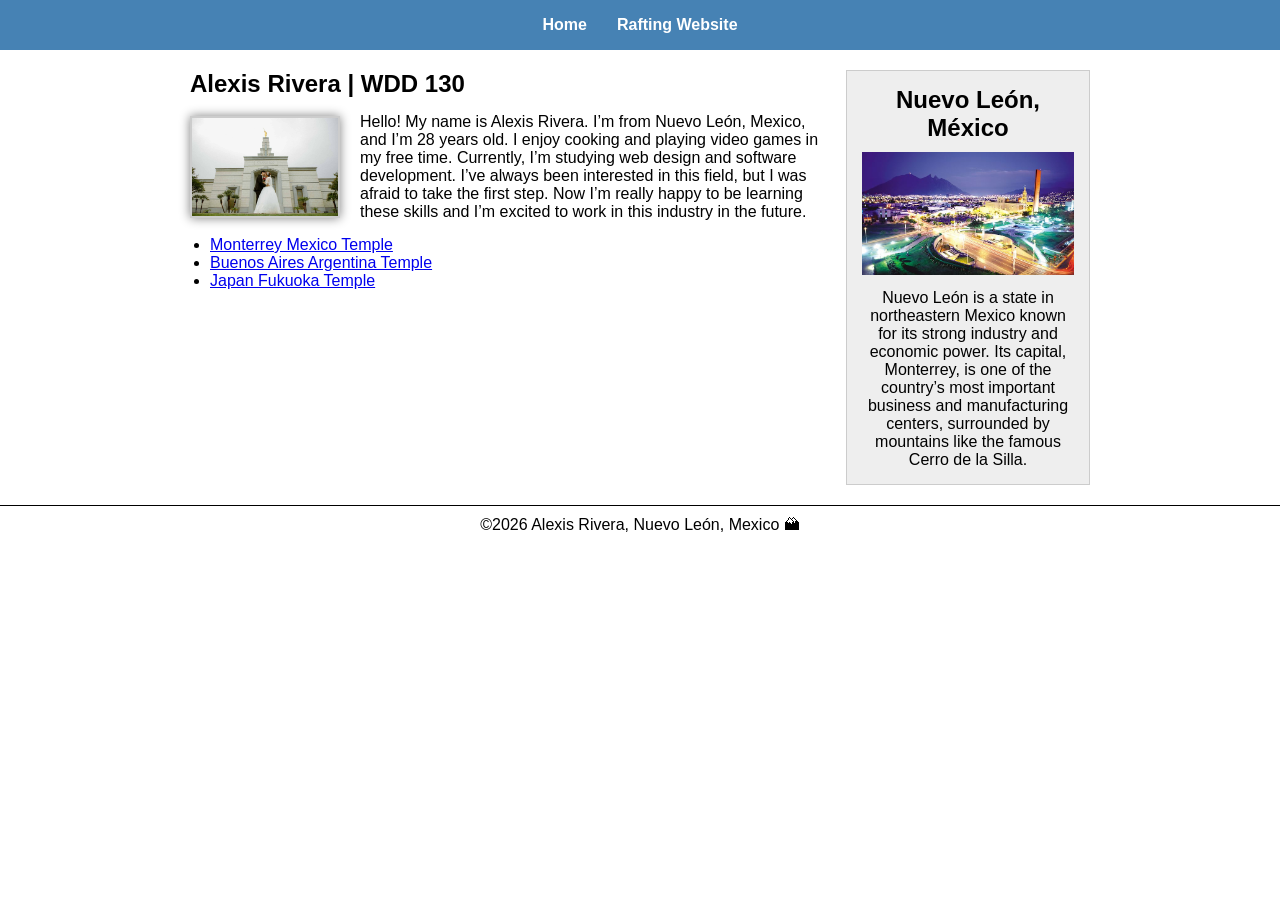
<file: index.html>
<!DOCTYPE html>
<html lang="en">

<head>
    <meta charset="UTF-8">
    <meta name="viewport" content="width=device-width, initial-scale=1.0">
    <title>WDD 130 Alexis Rivera</title>
    <link rel="stylesheet" href="styles/styles.css">
</head>

<body>

    <header>
        <nav>
            <a href="#">Home</a>
            <a href="wwr/">Rafting Website</a>
        </nav>
    </header>

    <main class="container">

        <section class="content">
            <h1>Alexis Rivera | WDD 130</h1>

            <div class="profile">
                <img src="week01/images/profile.jpg" alt="Alexis Rivera">

                <p>
                    Hello! My name is Alexis Rivera. I’m from Nuevo León, Mexico, and I’m 28 years
                    old.
                    I enjoy cooking and playing video games in my free time. Currently, I’m studying
                    web design
                    and software development. I’ve always been interested in this field, but I was
                    afraid to take
                    the first step. Now I’m really happy to be learning these skills and I’m excited
                    to work in
                    this industry in the future.
                </p>
            </div>

            <ul>
                <li><a href="#">Monterrey Mexico Temple</a></li>
                <li><a href="#">Buenos Aires Argentina Temple</a></li>
                <li><a href="#">Japan Fukuoka Temple</a></li>
            </ul>
        </section>

        <aside class="card">
            <h2>Nuevo León, México</h2>
            <img src="images/nuevoleon.jpg.jpg" alt="Nuevo León">
            <p>
                Nuevo León is a state in northeastern Mexico known for its strong industry and
                economic power.
                Its capital, Monterrey, is one of the country’s most important business and
                manufacturing centers,
                surrounded by mountains like the famous Cerro de la Silla.
            </p>
        </aside>

    </main>

    <footer>
        <p>©2026 Alexis Rivera, Nuevo León, Mexico 🏔</p>
    </footer>

</body>

</html>
</file>
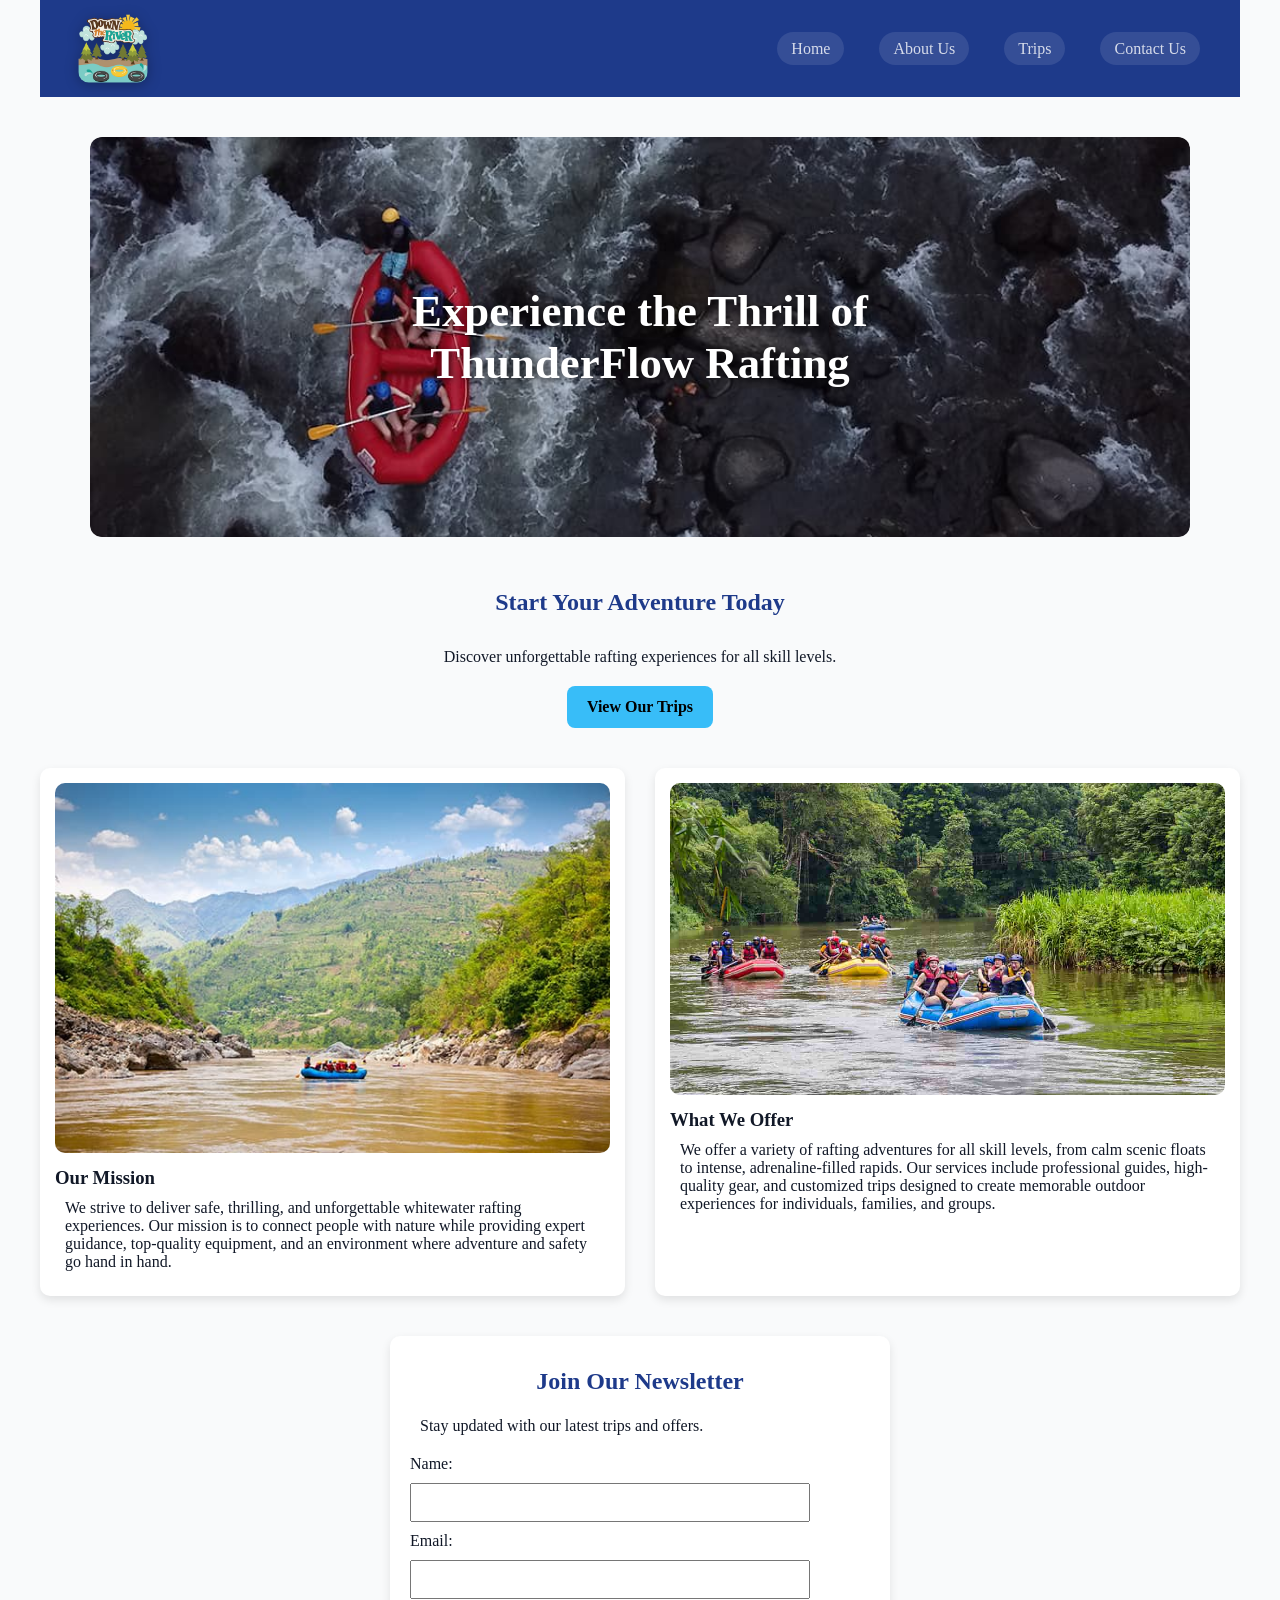
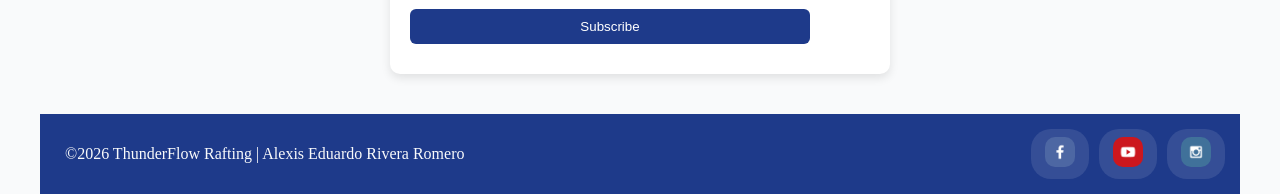
<file: wwr/index.html>
<!DOCTYPE html>
<html lang="en">

<head>
    <meta charset="UTF-8">
    <meta name="viewport" content="width=device-width, initial-scale=1.0">
    <meta name="description"
      content="Experience thrilling whitewater rafting adventures with ThunderFlow Rafting.">
    <meta name="author" content="Alexis Eduardo Rivera Romero">
    <title>Home | ThunderFlow Rafting</title>
    <link rel="stylesheet" href="styles/rafting.css">
</head>

<body class="home">

    <!-- HEADER -->
    <header class="home">
        <img src="images/zdownriver.png" alt="Logo Rapids Rafting Company" class="logo">

        <nav class="nav">
            <ul>
                <li><a href="index.html">Home</a></li>
                <li><a href="about.html">About Us</a></li>
                <li><a href="trips.html">Trips</a></li>
                <li><a href="contact.html">Contact Us</a></li>
            </ul>
        </nav>
    </header>

    <main>
        <!--HERO-->
        <section class="hero">
            <img src="images/rafting161024.jpg" alt="people Enjoying Rafting">
            <h1>Experience the Thrill of ThunderFlow Rafting</h1>
        </section>

        <!--CTA-->
        <section class="cta">
            <h2>Start Your Adventure Today</h2>
            <p>Discover unforgettable rafting experiences for all skill levels.</p>
            <a href="trips.html">View Our Trips</a>
        </section>
        <!-- GRID CONTENT -->
        <section class="grid">
            <div>
                <img src="images/dientes.jpg" alt="Group rafting in river">
                <h3>Our Mission</h3>
                <p>We strive to deliver safe, thrilling, and unforgettable whitewater rafting
                    experiences. Our mission
                    is to connect people with nature while providing expert guidance, top-quality
                    equipment, and an
                    environment where adventure and safety go hand in hand.</p>
            </div>

            <div>
                <img src="images/big-mallard.jpg" alt="Rafting through rapids">
                <h3>What We Offer</h3>
                <p>We offer a variety of rafting adventures for all skill levels, from calm scenic
                    floats to intense,
                    adrenaline-filled rapids. Our services include professional guides, high-quality
                    gear, and
                    customized trips designed to create memorable outdoor experiences for
                    individuals, families, and
                    groups.</p>
            </div>
        </section>

        <!-- NEWSLETTER -->
        <section class="newsletter">
            <h2>Join Our Newsletter</h2>
            <p>Stay updated with our latest trips and offers.</p>

            <form>
                <label for="name">Name:</label>
                <input type="text" id="name" name="name" required>

                <label for="email">Email:</label>
                <input type="email" id="email" name="email" required>

                <button type="submit">Subscribe</button>
            </form>
        </section>

    </main>

    <footer>
        <p>©2026 ThunderFlow Rafting | Alexis Eduardo Rivera Romero</p>

        <nav class="socialmedia">
            <a href="https://facebook.com">
                <img src="images/facebook.png" alt="Facebook Icon">
            </a>

            <a href="https://youtube.com">
                <img src="images/youtube.png" alt="YouTube Icon">
            </a>

            <a href="https://instagram.com">
                <img src="images/instagram.png" alt="Instagram Icon">
            </a>
        </nav>
    </footer>

</body>

</html>
</file>
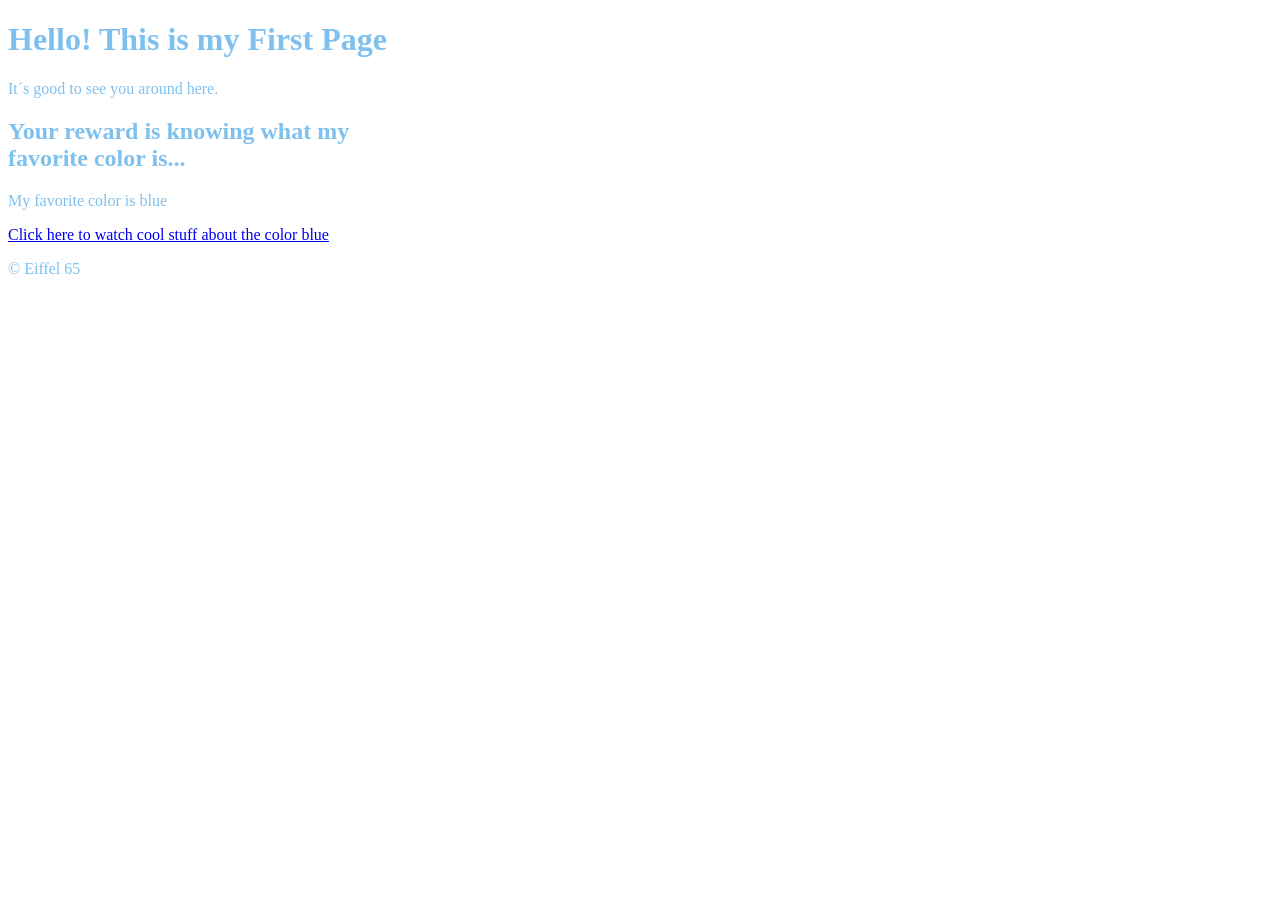
<file: week01/first-page.html>
<!DOCTYPE html>
<html lang="en">

<head>
    <meta charset="UTF-8">
    <meta name="viewport" content="width=device-width, initial-scale=1.0">
    <title>My First Page</title>
</head>

<body>
    <h1>Hello! This is my First Page</h1>
    <p> It´s good to see you around here. </p>
    <p style="font-size: 12px;"></p>
    <h2>Your reward is knowing what my favorite color is...</h2>
    <style>
        body {
            color: #7EC0EE;
            width: 400px;
            font-family: Verdana;
        }
    </style>
    <p>My favorite color is blue</p>
    <a href=https://youtu.be/68ugkg9RePc>
        Click here to watch cool stuff about the color blue</a>
</body>

<footer>
    <p>© Eiffel 65</p>
</footer>

</html>
</file>
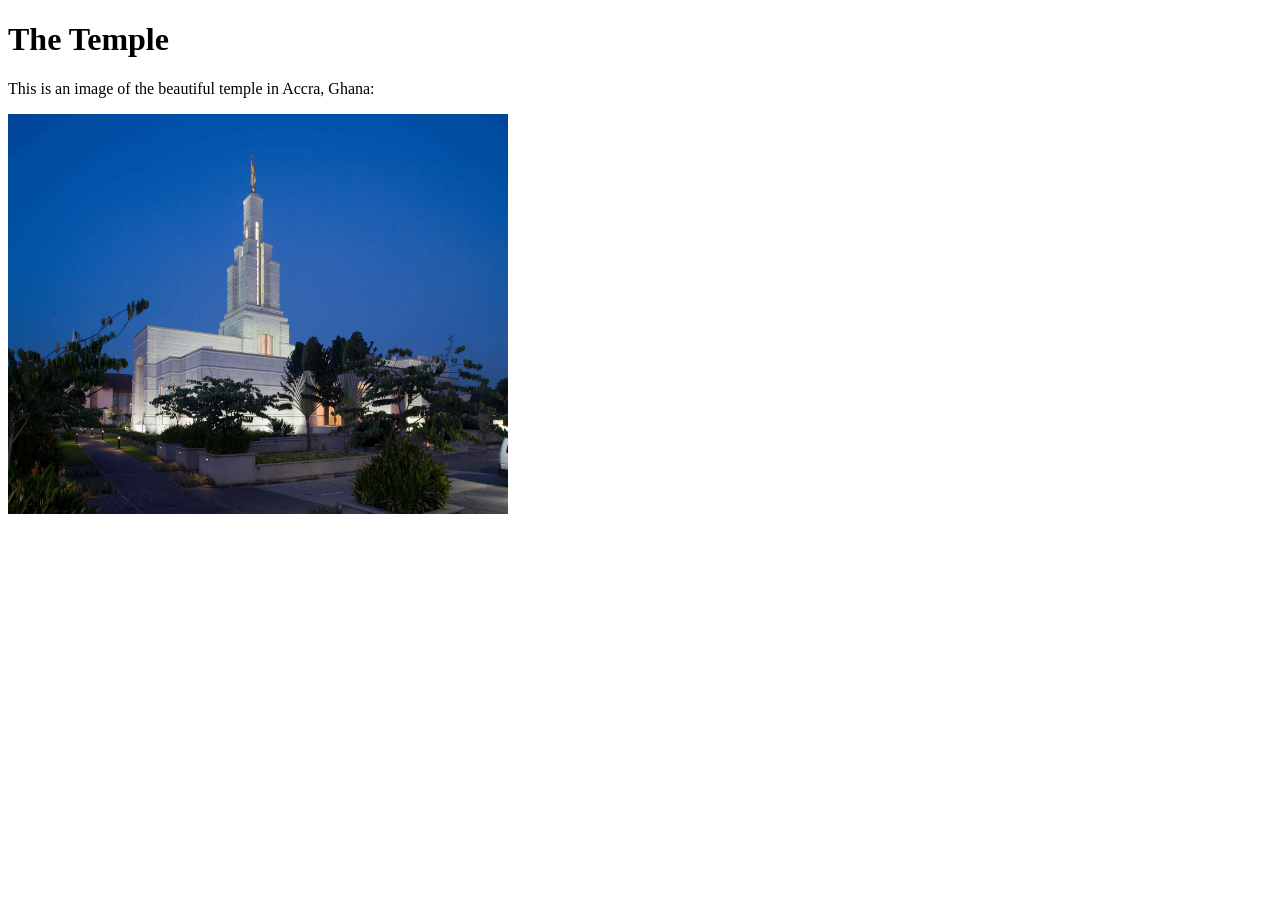
<file: week01/images.html>
<!DOCTYPE html>
<html lang="en">

<head>
    <meta charset="UTF-8">
    <meta name="viewport" content="width=device-width, initial-scale=1.0">
    <title>Temple Image</title>
</head>

<body>
    <h1>The Temple</h1>
    <p>This is an image of the beautiful temple in Accra, Ghana:</p>
    <img src="/week01/images/temple-large-thegoodone.jpg" alt="The Accra Ghana Temple" width="500"
      height="400">

</body>

</html>
</file>
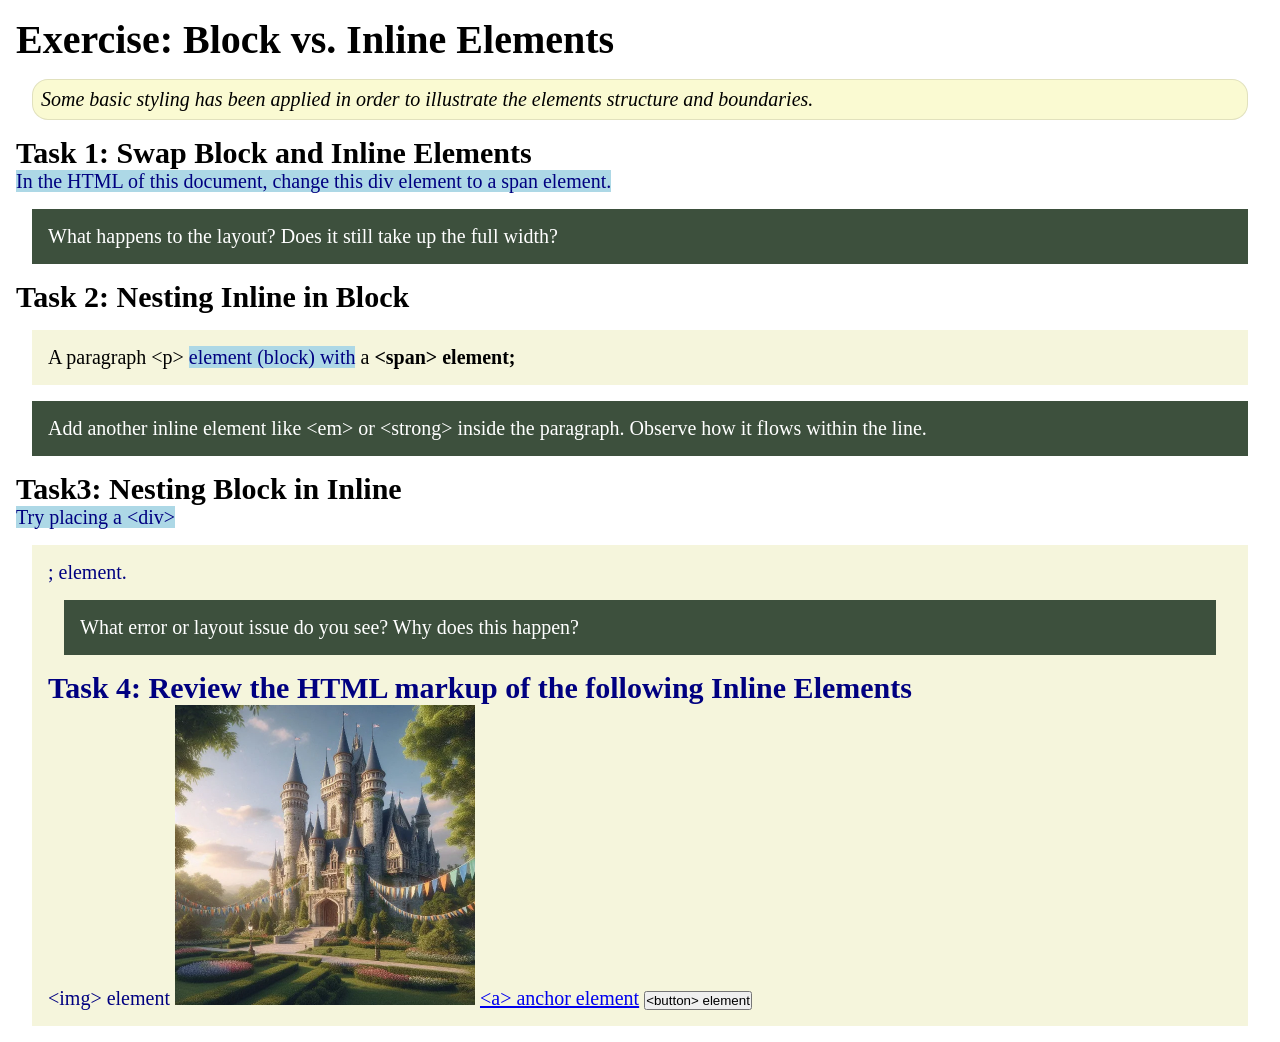
<file: week02/block-vs-inline.html>
<!DOCTYPE html>
<html lang="en">

<head>
    <meta charset="UTF-8">
    <meta name="viewport" content="width=device-width, initial-scale=1.0">
    <title>Exercise: Block vs. Inline Elements</title>
    <link rel="stylesheet" href="styles/block-vs-inline.css">
</head>

<body>
    <main>
        <h1>Exercise: Block vs. Inline Elements</h1>
        <p class="note">Some basic styling has been applied in order to illustrate the elements
            structure and
            boundaries.</p>

        <h2>Task 1: Swap Block and Inline Elements</h2>
        <span>In the HTML of this document, change this div element to a span element.</span>

        <p class="question">What happens to the layout? Does it still take up the full width?</p>

        <h2>Task 2: Nesting Inline in Block</h2>
        <p>A paragraph &lt;p&gt; <span>element (block) with</span> a <strong>&lt;span&gt;
                element;</strong></p>
        <p class="question">Add another inline element like &lt;em&gt; or &lt;strong&gt; inside the
            paragraph. Observe
            how it flows within the line.</p>

        <h2>Task3: Nesting Block in Inline</h2>
        <span>Try placing a &lt;div&gt; <div>
                <inside a &lt;span&gt/div>; element.</span>
        <p class="question">What error or layout issue do you see? Why does this happen?</p>


        <h2>Task 4: Review the HTML markup of the following Inline Elements</h2>
        &lt;img&gt; element
        <img src="images/castle.webp" alt="placeholder image (images are inline)" width="300"
          height="300">
        <a href="https://churchofjesuschrist.org">&lt;a&gt; anchor element</a>
        <button type="button">&lt;button&gt; element</button>
    </main>
</body>

</html>
</file>
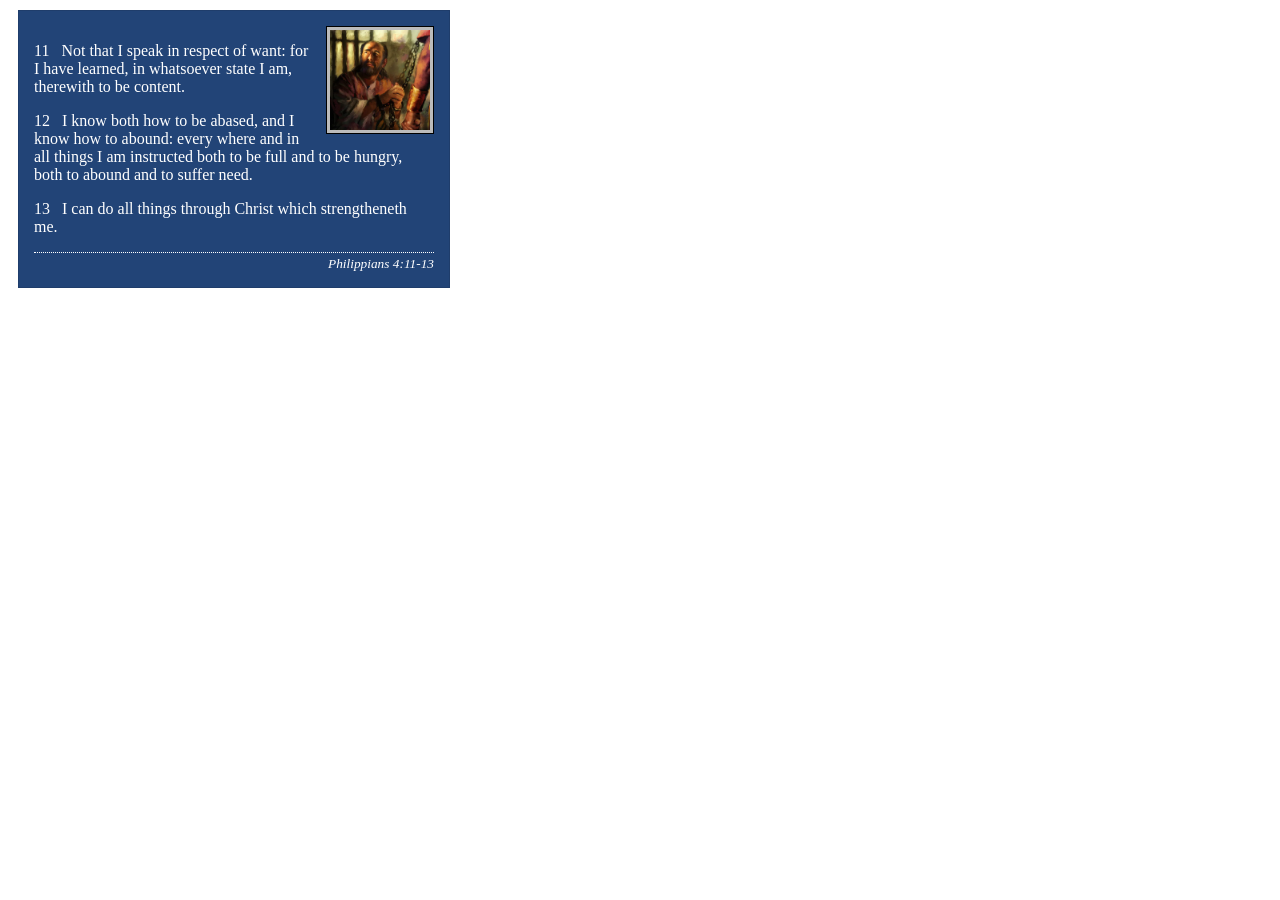
<file: week02/box-model-solution.html>
<!DOCTYPE html>
<html lang="en">
<head>
    <meta charset="UTF-8">
    <meta name="viewport" content="width=device-width, initial-scale=1.0">
    <title>Box Model Activity</title>
    <link rel="stylesheet" href="styles/box-model-solution.css">
</head>
<body>
    <main>
        <div class="callout">
            <img src="images/apostle-paul-imprisoned.webp" alt="Paul the Apostle - Imprisoned in Rome" width="200" height="200">
            <blockquote>
                <p>11 &nbsp; Not that I speak in respect of want: for I have learned, in whatsoever state I am, therewith to be content.</p>
                <p>12 &nbsp; I know both how to be abased, and I know how to abound: every where and in all things I am instructed both to be full and to be hungry, both to abound and to suffer need.</p>
                <p>13 &nbsp; I can do all things through Christ which strengtheneth me.</p>
            </blockquote>
            <cite>Philippians 4:11-13</cite>
        </div>
    </main>
</body>
</html>
</file>
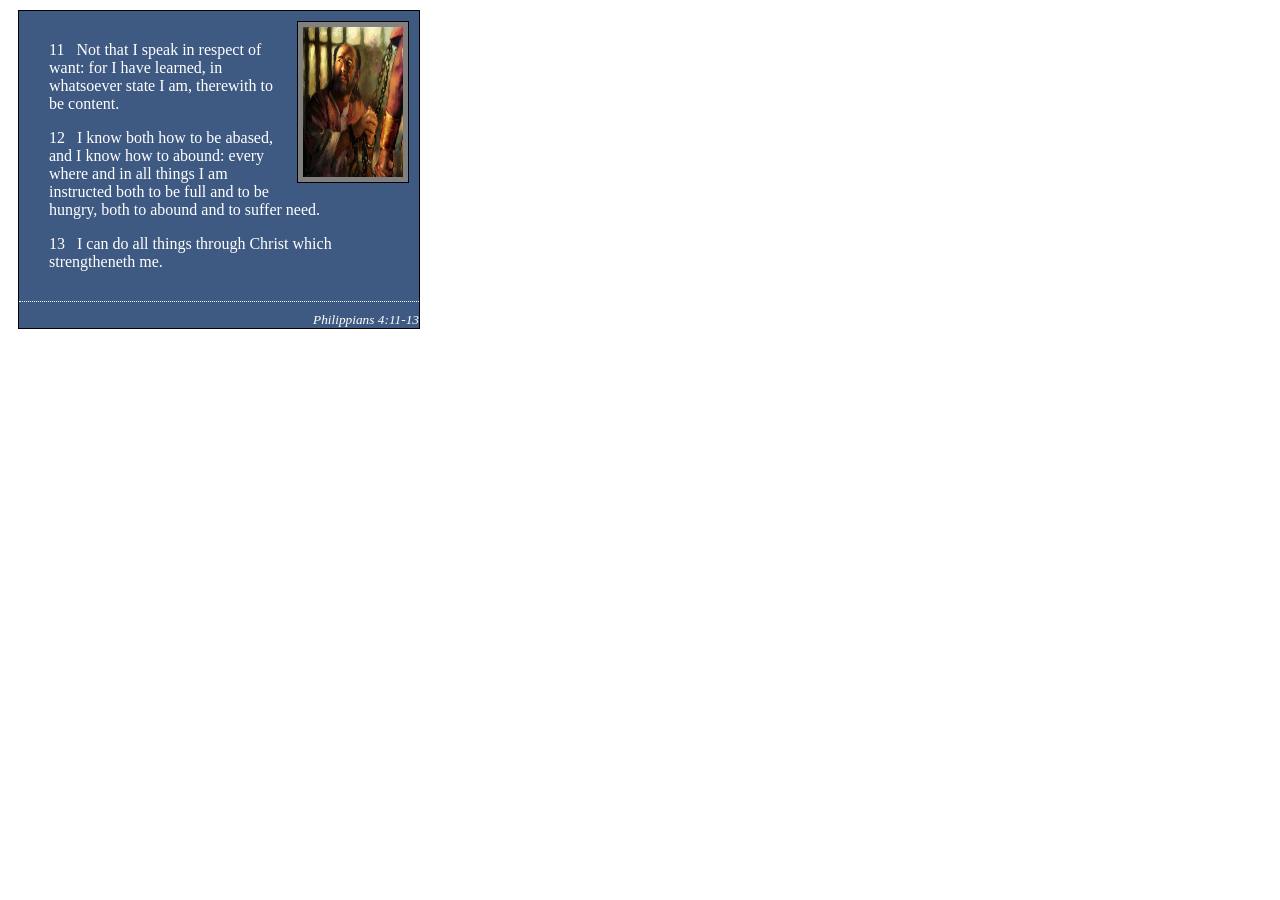
<file: week02/box-model.html>
<!DOCTYPE html>
<html lang="en">

<head>
    <meta charset="UTF-8">
    <meta name="viewport" content="width=device-width, initial-scale=1.0">
    <title>Box Model Activity</title>
    <link rel="stylesheet" href="styles/box-model.css">
</head>

<body>
    <main>
        <div class="callout">
            <img src="images/apostle-paul-imprisoned.webp"
              alt="Paul the Apostle - Imprisoned in Rome" width="200" height="200">
            <blockquote>
                <p>11 &nbsp; Not that I speak in respect of want: for I have learned, in whatsoever
                    state I am, therewith to be content.</p>
                <p>12 &nbsp; I know both how to be abased, and I know how to abound: every where and
                    in all things I am instructed both to be full and to be hungry, both to abound
                    and to suffer need.</p>
                <p>13 &nbsp; I can do all things through Christ which strengtheneth me.</p>
            </blockquote>
            <cite>Philippians 4:11-13</cite>
        </div>
    </main>
</body>

</html>
</file>
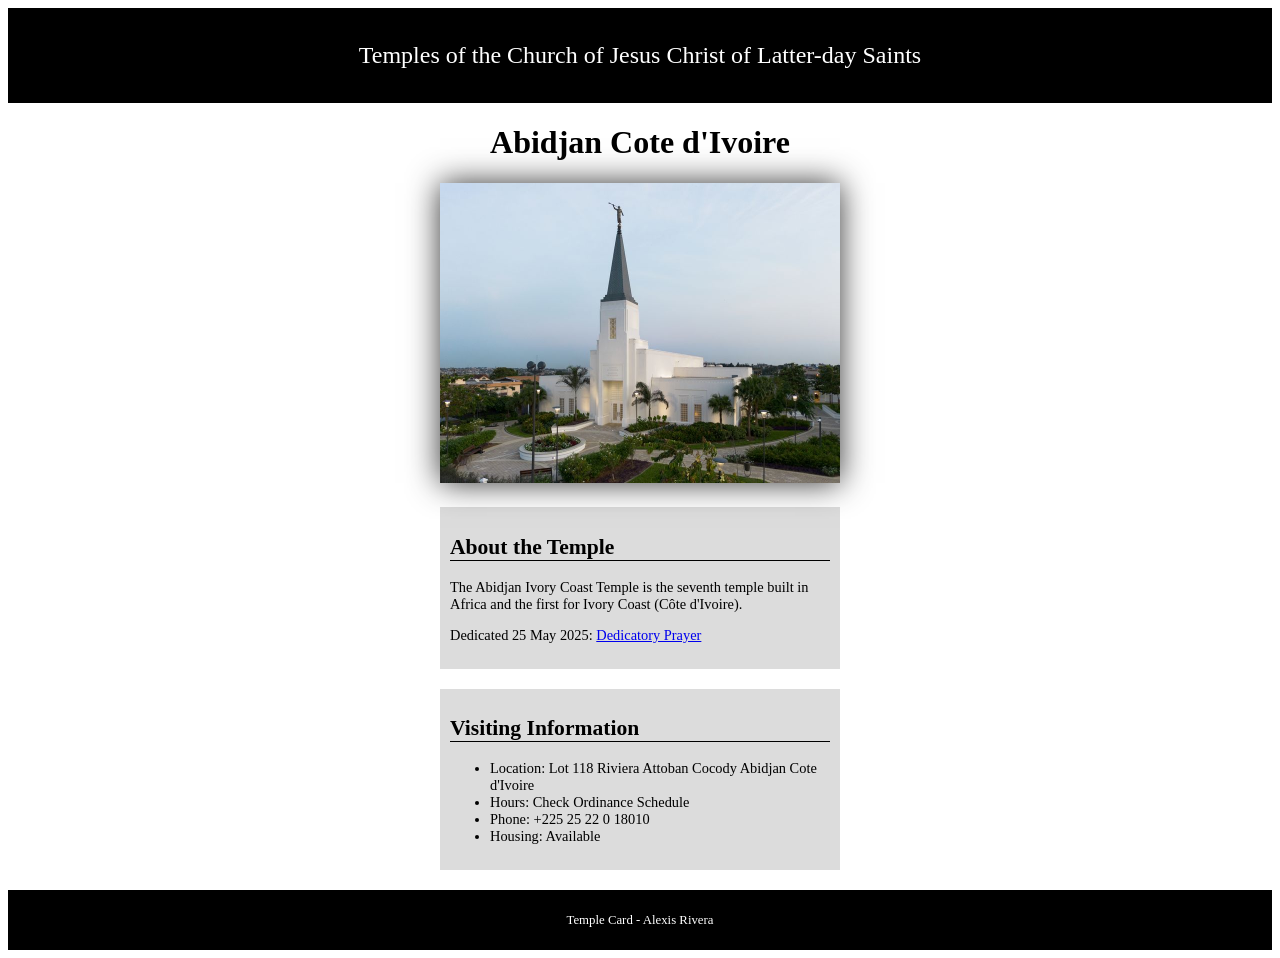
<file: week02/temple.html>
<!DOCTYPE html>
<html lang="en">

<head>
    <meta charset="UTF-8">
    <meta name="viewport" content="width=device-width, initial-scale=1.0">
    <title>Temple Card - Abidjan Cote d'Ivoire</title>
    <link rel="stylesheet" href="styles/temple.css">
</head>

<body>
    <header>
        <p>Temples of the Church of Jesus Christ of Latter-day Saints</p>
    </header>
    <main>

        <h1>Abidjan Cote d'Ivoire</h1>

        <picture>
            <img src="images/abidjan-ivory-coast.jpeg" alt="Abidjan Cote d'Ivoire Temple">
        </picture>
        <section>
            <h2>About the Temple</h2>
            <p>The Abidjan Ivory Coast Temple is the seventh temple built in Africa and the first
                for Ivory Coast (Côte
                d'Ivoire).</p>
            <p>Dedicated 25 May 2025: <a
                  href="https://www.churchofjesuschrist.org/temples/dedicatory-prayer/abidjan-ivory-coast-temple/2025-05-25?lang=eng"
                  target="_blank" rel="noopener noreferrer">Dedicatory Prayer</a></p>
        </section>
        <section>
            <h2>Visiting Information</h2>
            <ul>
                <li>Location: Lot 118 Riviera Attoban Cocody Abidjan Cote d'Ivoire</li>
                <li>Hours: Check Ordinance Schedule</li>
                <li>Phone: +225 25 22 0 18010</li>
                <li>Housing: Available</li>
            </ul>
        </section>
    </main>
    <footer>
        <p>Temple Card - Alexis Rivera</p>
    </footer>
</body>

</html>
</file>
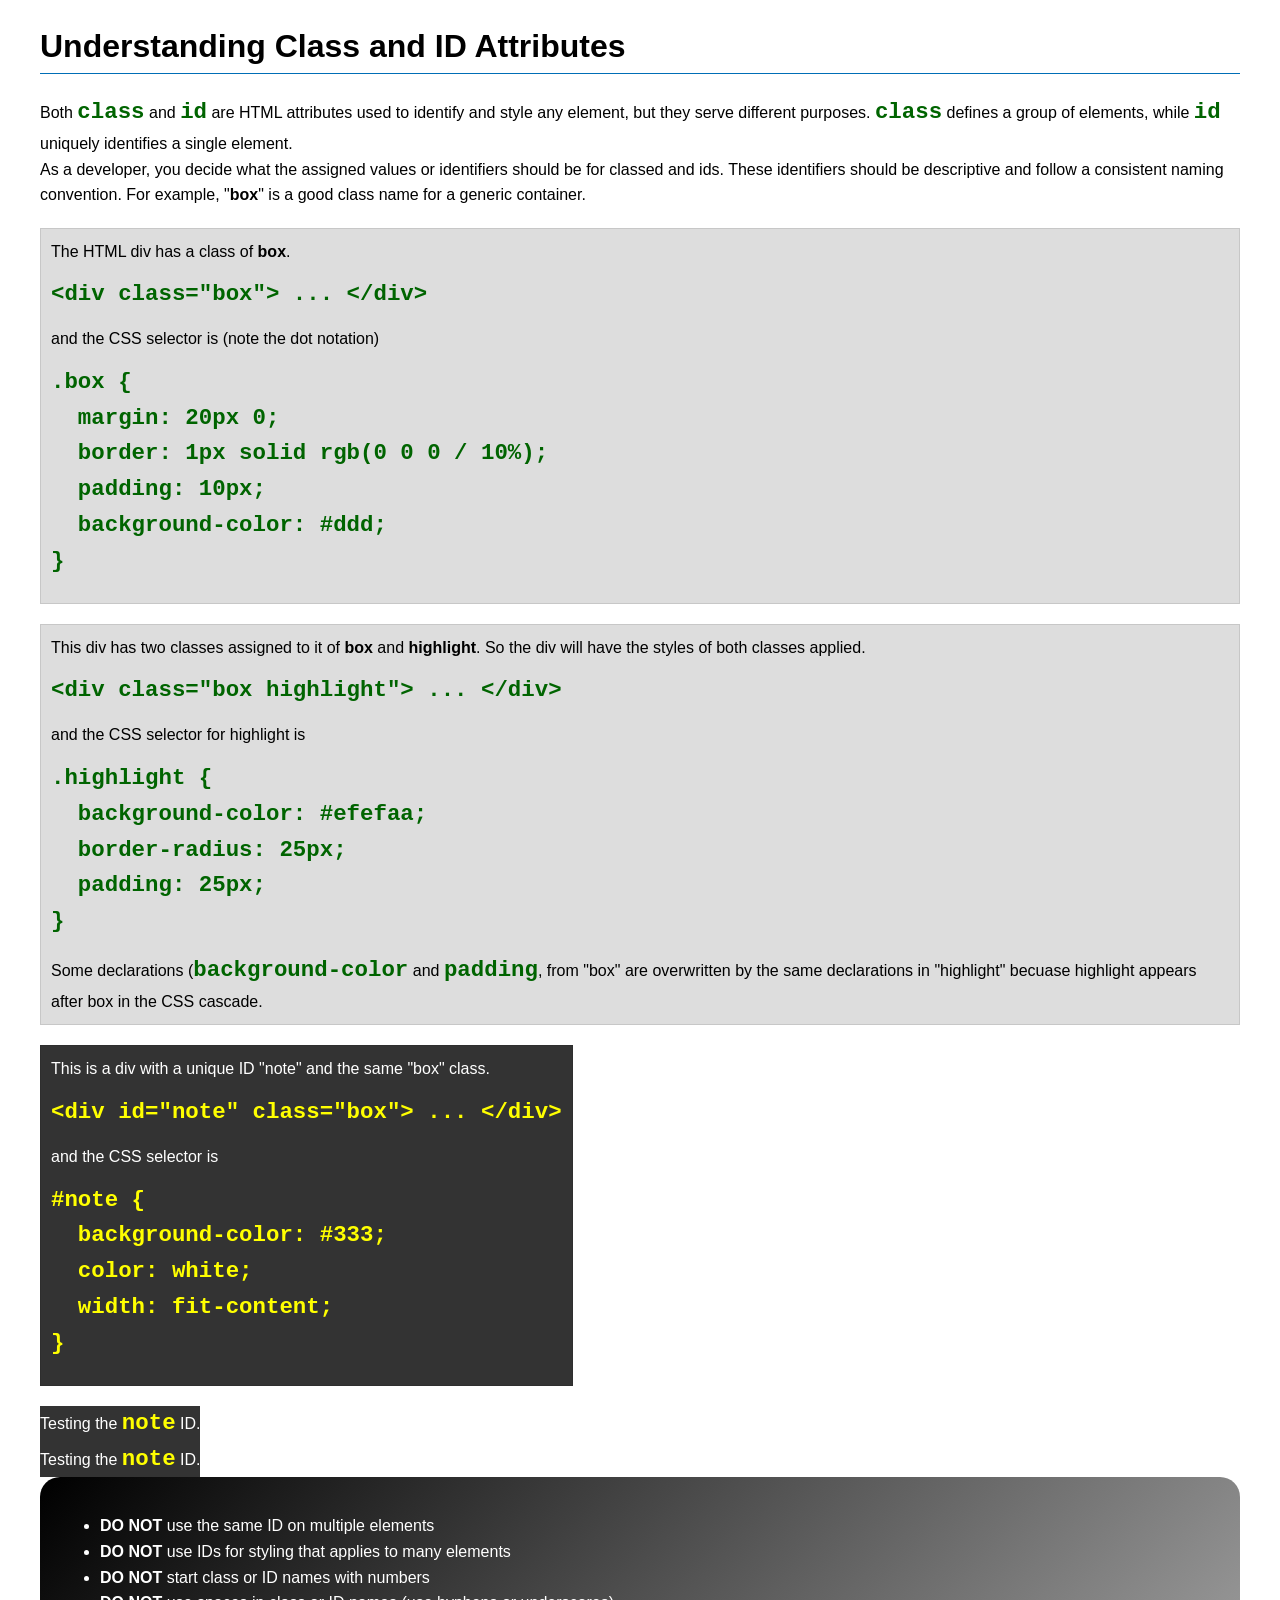
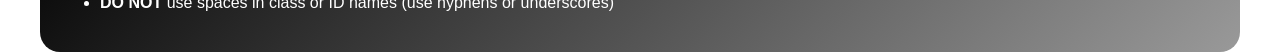
<file: week03/class-and-id.html>
<!DOCTYPE html>
<html lang="en">

<head>
    <meta charset="UTF-8">
    <meta name="viewport" content="width=device-width, initial-scale=1.0">
    <title>Class vs ID Attributes</title>
    <link rel="stylesheet" href="styles/class-and-id.css">
</head>

<body>
    <h1>Understanding Class and ID Attributes</h1>
    <p>Both <code>class</code> and <code>id</code> are HTML attributes used to identify and style
        any element, but they
        serve different purposes. <code>class</code> defines a group of elements, while
        <code>id</code> uniquely
        identifies a single element.
    </p>
    <p>As a developer, you decide what the assigned values or identifiers should be for classed and
        ids. These
        identifiers should be
        descriptive and follow a consistent naming convention. For example, "<strong>box</strong>"
        is a good class name
        for a generic container.</p>
    <div class="box">
        <p>The HTML div has a class of <strong>box</strong>.</p>
        <pre><code class="html">&lt;div class="box"&gt; ... &lt;/div&gt;</code></pre>
        and the CSS selector is (note the dot notation)
        <pre><code class="css">.box {
  margin: 20px 0;
  border: 1px solid rgb(0 0 0 / 10%);
  padding: 10px;
  background-color: #ddd; 
}</code></pre>
    </div>

    <div class="box">
        <p>This div has two classes assigned to it of <strong>box</strong> and
            <strong>highlight</strong>. So the div
            will have the styles of both classes applied.
        </p>
        <pre><code class="html">&lt;div class="box highlight"&gt; ... &lt;/div&gt;</code></pre>
        and the CSS selector for highlight is
        <pre><code class="css">.highlight {
  background-color: #efefaa;
  border-radius: 25px;
  padding: 25px;
}</code></pre>
        <p>Some declarations (<code>background-color</code> and <code>padding</code>, from "box" are
            overwritten by the same declarations in "highlight" becuase highlight appears after box
            in the CSS cascade.</p>
    </div>

    <div id="note" class="box">
        <p>This is a div with a unique ID "note" and the same "box" class.</p>
        <pre><code class="html">&lt;div id="note" class="box"&gt; ... &lt;/div&gt;</code></pre>
        and the CSS selector is
        <pre><code class="css">#note {
  background-color: #333;
  color: white;
  width: fit-content;
}</code></pre>
    </div>

    <div id="note">
        <p>Testing the <code>note</code> ID.</p>
    </div>

    <div id="note">
        <p>Testing the <code>note</code> ID.</p>
    </div>

    <section id="best-practice">
        <ul>
            <li><strong>DO NOT</strong> use the same ID on multiple elements</li>
            <li><strong>DO NOT</strong> use IDs for styling that applies to many elements</li>
            <li><strong>DO NOT</strong> start class or ID names with numbers</li>
            <li><strong>DO NOT</strong> use spaces in class or ID names (use hyphens or underscores)
            </li>
        </ul>
    </section>


</body>

</html>
</file>
<file: styles/styles.css>
/* RESET */
* {
    margin: 0;
    padding: 0;
    box-sizing: border-box;
}

body {
    font-family: Arial, sans-serif;
}

/* NAVBAR */
nav {
    background-color: steelblue;
    padding: 1rem;
    display: flex;
    justify-content: center;
    gap: 30px;
}

nav a {
    color: white;
    text-decoration: none;
    font-weight: bold;
}

/* LAYOUT */
.container {
    display: flex;
    gap: 20px;
    max-width: 900px;
    margin: 20px auto;
}

/* CONTENIDO */
.content {
    flex: 3;
}

/* PERFIL */
.profile {
    display: flex;
    gap: 20px;
    align-items: center;
    margin: 15px 0;
}

.profile img {
    width: 150px;
    border: 2px solid #ccc;
    box-shadow: 0 0 10px gray;
}

/* LISTA */
ul {
    margin-top: 10px;
    padding-left: 20px;
}

/* ASIDE (CARD) */
.card {
    flex: 1;
    border: 1px solid #ccc;
    padding: 15px;
    background-color: #eee;
    text-align: center;
}

.card img {
    width: 100%;
    margin: 10px 0;
}

/* FOOTER */
footer {
    text-align: center;
    margin-top: 20px;
    padding-top: 10px;
    border-top: 1px solid #000;
}
</file>
<file: wwr/styles/rafting.css>
:root {
    --primary-color: #1e3a8a;
    --secondary-color: #38bdf8;
    --accent-color: #f59e0b;
    --text-color: #111827;
    --background-color: #f9fafb;
}

/* RESET */
* {
    margin: 0;
    padding: 0;
    box-sizing: border-box;
}

/* BODY */
body {
    font-family: 'Times New Roman', Times, serif;
    color: var(--text-color);
    background-color: var(--background-color);
}

/* LAYOUT */
header,
main,
footer {
    max-width: 900px;
    margin: 0 auto;
}

/* ================= HEADER ================= */
header {
    display: grid;
    grid-template-columns: 150px 1fr;
    align-items: center;
    background-color: var(--primary-color);
    padding: 16px;
    color: #ffffff;
}

header img {
    width: 120px;
}

/* NAV FLEX */
nav ul {
    list-style: none;
    display: flex;
    justify-content: center;
    align-items: center;
    gap: 40px;
}

nav a {
    text-decoration: none;
    color: var(--secondary-color);
    font-weight: bold;
}

nav a:hover {
    text-decoration: underline;
}

/* ================= TITLES ================= */
h1,
h2 {
    font-family: Georgia, 'Times New Roman', Times, serif;
    color: var(--text-color);
}

/* ================= HERO ================= */
.hero {
    position: relative;
}

.hero img {
    display: block;
    width: 100%;
}

/* TITULO */
.hero h1 {
    position: absolute;
    top: 50%;
    left: 50%;
    transform: translate(-50%, -50%);
    background: none;
    color: white;
    font-size: 2.5rem;
    text-align: center;
}

/* CAJA INFERIOR */
.hero article {
    position: absolute;
    bottom: 20px;
    left: 20px;
    right: 20px;
    background-color: rgba(30, 58, 138, 0.85);
    color: white;
    padding: 16px;
}

/* IMAGEN PEQUEÑA */
.hero article img {
    float: right;
    width: 120px;
    margin-left: 16px;
}

/* ================= SECTIONS ================= */
section {
    margin: 30px 0;
}

/* TITULOS DE SECCION */
section h2 {
    background-color: var(--primary-color);
    color: var(--accent-color);
    text-align: center;
    padding: 12px;
}

/* TEXTO */
p {
    padding: 10px;
}

/* ================= HISTORY ================= */
.history-content {
    display: grid;
    grid-template-columns: 1fr 300px 1fr;
    gap: 20px;
    align-items: center;
}

.history-content img {
    width: 100%;
}

/* ================= ADVENTURES ================= */
.adventure-gallery {
    display: flex;
    justify-content: space-between;
    gap: 20px;
    padding: 20px;
}

figure {
    flex: 1;
    text-align: center;
}

figure img {
    width: 100%;
    height: 120px;
    object-fit: cover;
}

figcaption {
    margin-top: 5px;
    font-size: 12px;
}

/* ================= FOOTER ================= */
footer {
    display: flex;
    justify-content: space-between;
    align-items: center;
    margin-top: 20px;
    padding: 15px;
    background-color: var(--primary-color);
    color: var(--background-color);
}

/* SOCIAL MEDIA */
.socialmedia {
    display: flex;
    gap: 10px;
}

.socialmedia a {
    text-decoration: none;
}

.socialmedia img {
    width: 30px;
}

/* ================= CONTACT PAGE ================= */

.company-info {
    text-align: center;
    margin: 20px 0;
}

/* GRID */
.contact-content {
    display: grid;
    grid-template-columns: 1fr 1fr;
    gap: 30px;
    padding: 20px;
}

.map iframe {
    width: 100%;
    height: 350px;
    border: 0;
    border-radius: 10px;
}

/* FORM */
.contact-form {
    display: flex;
    flex-direction: column;
}

.contact-form label {
    margin-top: 10px;
}

.contact-form input,
.contact-form textarea {
    margin-top: 5px;
    margin-bottom: 10px;
    padding: 8px;
    border: 1px solid #ccc;
    border-radius: 5px;
}

/* RADIO Y CHECKBOX */
.contact-form input[type="radio"],
.contact-form input[type="checkbox"] {
    margin-right: 5px;
}

/* labels normales (Name, Email, Message) */
.contact-form > label {
    display: block;
    margin-top: 10px;
}

/* RADIO GROUP */
.radio-group {
    display: flex;
    align-items: center;
    gap: 10px;
}

.radio-group label {
    display: inline !important;
    margin: 0;
}

/* TEXTAREA */
.contact-form textarea {
    height: 100px;
    resize: none;
}

.contact-form button {
    margin-top: 10px;
    padding: 10px;
    background-color: var(--primary-color);
    color: var(--background-color);
    border: none;
    border-radius: 5px;
    cursor: pointer;
}

.contact-form button:hover {
    background-color: var(--secondary-color);
}

/* EMPLOYEES */
.employees {
    text-align: center;
    margin-top: 30px;
}

.employee-cards {
    display: flex;
    justify-content: space-around;
    gap: 20px;
}

.employee-cards figure {
    text-align: center;
}

.employee-cards img {
    width: 120px;
    border-radius: 10px;
}

.employee-cards figcaption {
    margin-top: 8px;
    font-weight: bold;
}

/* ================= HOME (INDEX) ================= */

/* HERO */
.home .hero {
    position: relative;
}

.home .hero img {
    width: 100%;
    height: 400px;
    object-fit: cover;
}

.home .hero h1 {
    position: absolute;
    top: 50%;
    left: 50%;
    transform: translate(-50%, -50%);

    background: none;
    color: white;
    font-size: 2.8rem;
    text-align: center;

    text-shadow: 2px 2px 8px rgba(0, 0, 0, 0.7);
}

/* CTA */
.home .cta {
    text-align: center;
    margin: 40px 0;
}

.home .cta h2 {
    background: none;
    color: var(--primary-color);
}

.home .cta p {
    margin: 10px 0;
}

.home .cta a {
    display: inline-block;
    background: var(--secondary-color);
    color: black;
    padding: 12px 20px;
    border-radius: 8px;
    text-decoration: none;
    font-weight: bold;
    transition: 0.3s;
}

.home .cta a:hover {
    background: #0ea5e9;
    color: white;
}

/* GRID */
.home .grid {
    display: grid;
    grid-template-columns: 1fr 1fr;
    gap: 30px;
    margin: 40px 0;
}

.home .grid div {
    background: white;
    padding: 15px;
    border-radius: 10px;
    box-shadow: 0 4px 10px rgba(0, 0, 0, 0.1);
}

.home .grid img {
    width: 100%;
    border-radius: 10px;
    margin-bottom: 10px;
}

/* NEWSLETTER */
.home .newsletter {
    margin: 40px 0;
}

.home .newsletter h2 {
    background: none;
    color: var(--primary-color);
}

.home .newsletter p {
    margin-bottom: 10px;
}

.home .newsletter form {
    max-width: 400px;
}

.home .newsletter input,
.home .newsletter button {
    display: block;
    width: 100%;
    margin: 10px 0;
    padding: 10px;
}

.home .newsletter button {
    background: var(--primary-color);
    color: white;
    border: none;
    cursor: pointer;
    border-radius: 6px;
}

.home .newsletter button:hover {
    background: var(--secondary-color);
}

/* IMAGES GLOBAL (solo index) */
.home img {
    border-radius: 10px;
}

header,
main,
footer {
    max-width: 1200px;
    margin: 0 auto;
}

nav a {
    background: rgba(255, 255, 255, 0.1);
    padding: 8px 14px;
    border-radius: 20px;
    color: white;
}

nav a:hover {
    background: #38bdf8;
    color: black;
}

/* ================= HEADER BETTER ================= */
header {
    display: flex;
    justify-content: space-between;
    align-items: center;
    background-color: var(--primary-color);
    padding: 16px 40px;
}

/* LOGO */

header img {
    height: 65px;
    width: auto;
    display: block;
    filter: drop-shadow(0 2px 6px rgba(0, 0, 0, 0.3));
    transition: 0.3s;
    border-radius: 10px;
}

header img {
    transform: scale(1.05);
}

/* NAV */
nav ul {
    display: flex;
    gap: 35px;
    list-style: none;
}

/* LINKS */
nav a {
    position: relative;
    color: rgba(255, 255, 255, 0.8);
    text-decoration: none;
    font-weight: 500;
    font-size: 1rem;
    transition: 0.3s;
}

/* HOVER */
nav a:hover {
    color: white;
}

/* LINEA PRO */
nav a::after {
    content: "";
    position: absolute;
    left: 0;
    bottom: -5px;
    width: 0%;
    height: 2px;
    background: var(--secondary-color);
    transition: 0.3s;
}

nav a:hover::after {
    width: 100%;
}

.hero {
    margin: 40px auto;
    max-width: 1100px;
    border-radius: 12px;
    overflow: hidden;
}

.home .newsletter {
    max-width: 500px;
    margin: 40px auto;
    padding: 20px;
    background: white;
    border-radius: 10px;
    box-shadow: 0 4px 10px rgba(0, 0, 0, 0.1);
}

/* ================= TRIPS ================= */

.trips {
    max-width: 1100px;
    margin: 40px auto;
}

/* CTA */
.trips .cta {
    text-align: center;
    margin-bottom: 40px;
}

.trips .cta a {
    background: var(--secondary-color);
    padding: 10px 15px;
    border-radius: 8px;
    text-decoration: none;
    color: black;
    font-weight: bold;
}

/* GRID */
.trip-grid {
    display: grid;
    grid-template-columns: repeat(3, 1fr);
    gap: 25px;
    margin-bottom: 40px;
}

/* CARD */
.trip-card {
    background: white;
    border-radius: 12px;
    overflow: hidden;
    box-shadow: 0 4px 10px rgba(0, 0, 0, 0.1);
}

.trip-card img {
    width: 100%;
    height: 180px;
    object-fit: cover;
}

.trip-card h2 {
    margin: 10px;
    color: var(--primary-color);
}

.trip-card p {
    margin: 10px;
}

/* TABLA */
.trip-table {
    margin-top: 30px;
}

.trip-table table {
    width: 100%;
    border-collapse: collapse;
}

.trip-table th,
.trip-table td {
    border: 1px solid #ccc;
    padding: 10px;
    text-align: center;
}

.trip-table th {
    background: var(--primary-color);
    color: white;
}

.trip-card h2 {
    color: white;
}
</file>
<file: week02/styles/block-vs-inline.css>
* {
    margin: 0;
    padding: 0;
}

body {
    font-size: 20px;
    margin: 1rem;
}

p,
div {
    background-color: beige;
    margin: 1rem;
    padding: 1rem;
}

span {
    color: navy;
    background-color: lightblue;
}

code {
    margin: 0;
    padding: 0;
    color: green;
    font-size: 1.2rem;
}

.note {
    font-style: italic;
    background-color: lightgoldenrodyellow;
    border-radius: 1rem;
    border: 1px solid rgb(0 0 0 / 10%);
    margin: 1rem;
    padding: .5rem;
}

.question {
    background-color: #3d503d;
    color: #fff;
}
</file>
<file: week02/styles/box-model-solution.css>
.callout {
    max-width: 400px;
    margin: 10px;
    border: 1px solid rgba(0, 0, 0, .1);
    padding: 15px;
    background-color: #247;
    color: #fff;
}

.callout img {
    float: right;
    margin: 0 0 10px 15px;
    border: 1px solid #000;
    padding: 3px;
    background-color: #bbb;
    width: 100px;
    height: auto;

}

blockquote {
    margin: 0;
}

cite {
    display: block;
    border-top: 1px dotted #fff;
    padding-top: 3px;
    text-align: right;
    font-size: smaller;
}
</file>
<file: week02/styles/box-model.css>
.callout {
    max-width: 400px;
    margin: 10px;
    background-color: rgb(63, 90, 130);
    border: 1px solid rgb(0, 0, 1);
    color: white;
}

.callout img {
    width: 100px;
    height: 150px;
    margin: 10px;
    border: 1.5px solid black;
    background-color: gray;
    padding: 5px;
    float: right;

}

blockquote {
    margin: 30px;
}

cite {
    display: block;
    border-top: 1px dotted;
    padding-top: 10px;
    color: white;
    font-size: smaller;
    text-align: right;

}
</file>
<file: week02/styles/temple.css>
header,
footer {
    background-color: black;
    color: white;
    padding: 10px;
    text-align: center;
    font-size: 1.5rem;
    font-style: oblique;
    font: 1.5em times;
}

main {
    width: 400px;
    margin: 0 auto;
}

h1 {
    text-align: center;
    font-size: 2rem;
    font-family: 'Times New Roman', Times, serif;
}

img {
    width: 100%;
    height: auto;
    box-shadow: 0 0 30px #333;
}

h2 {
    border-bottom: 1px solid black;
}

section {
    margin: 20px 0;
    border: 1px solid rgb(0, 0, 0 / 10%);
    padding: 10px;
    background-color: gainsboro;
    font-size: .9rem;
}

footer {

    font-size: .8rem;
}
</file>
<file: week03/styles/class-and-id.css>
body {
    font-family: Arial, sans-serif;
    line-height: 1.6;
    margin: 0;
    padding: 0 40px;
}

h1 {
    border-bottom: 1px solid rgb(0 110 182);
    padding-bottom: 0;
}

p {
    margin: 0;
}

code {
    color: darkgreen;
    font-weight: 700;
    font-size: 1.4rem;
}

/* Class examples - can be reused */

.box {
    margin: 20px 0;
    border: 1px solid rgb(0 0 0 / 10%);
    padding: 10px;
    background-color: #ddd;
    /* this is shorthand for #dddddd */
}

.highlight {
    background-color: #efefaa;
    border-radius: 25px;
    padding: 25px;
}

/* ID examples - should be unique */

#note {
    background-color: #333;
    color: white;
    width: fit-content;
}

#note code {
    color: yellow;
}

#best-practice {
    background: linear-gradient(135deg, #000 0%, #999 100%);
    color: white;
    border-radius: 20px;
    padding: 20px
}

}
</file>
